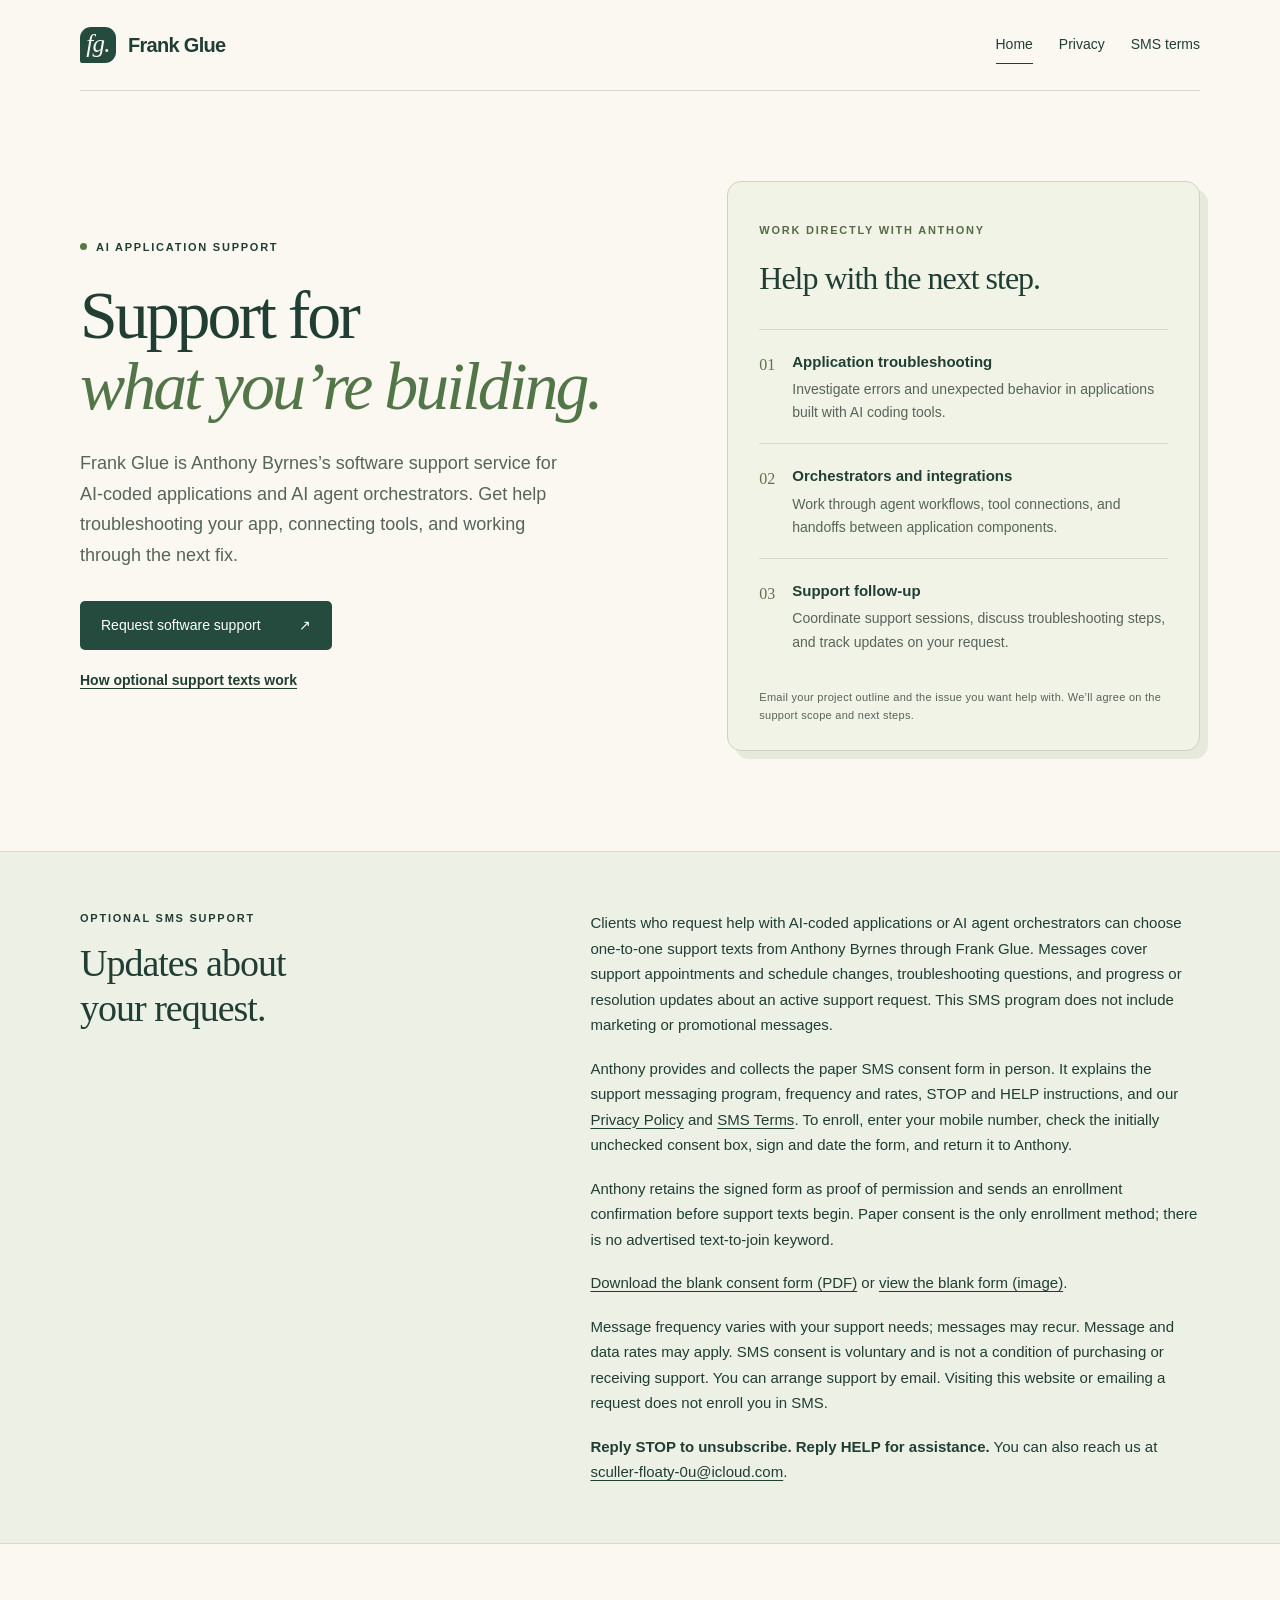
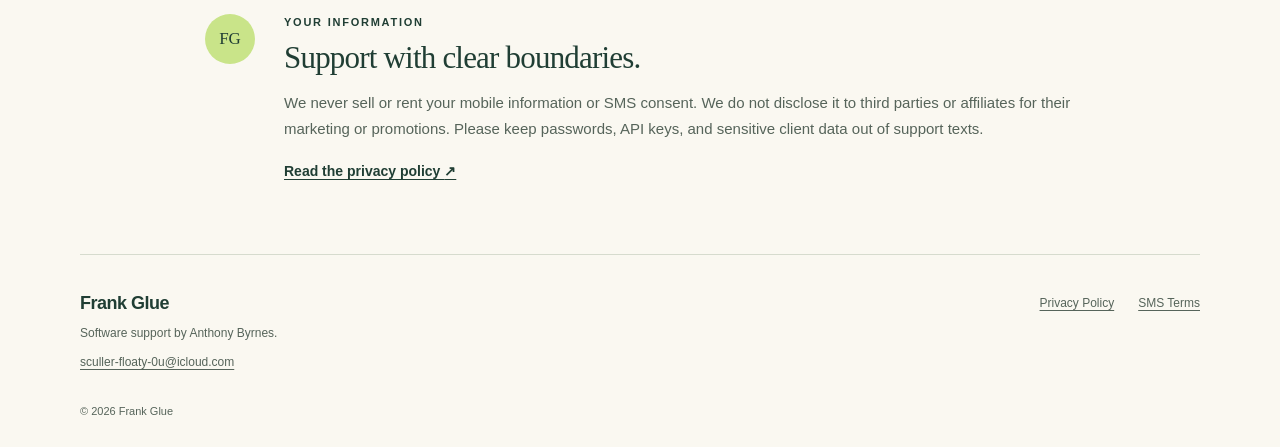
<file: index.html>
<!doctype html>
<html lang="en">
<head>
  <meta charset="utf-8">
  <meta name="viewport" content="width=device-width, initial-scale=1">
  <meta name="description" content="Frank Glue provides software support for AI-coded applications and AI agent orchestrators. Work with Anthony Byrnes on troubleshooting, integrations, and support follow-up.">
  <meta name="theme-color" content="#244b3e">
  <title>Frank Glue — Support for AI-coded applications</title>
  <link rel="stylesheet" href="./styles.css">
</head>
<body>
  <a class="skip-link" href="#main">Skip to content</a>
  <header class="site-header wrap">
    <a class="brand" href="./" aria-label="Frank Glue home"><span class="brand-mark" aria-hidden="true">fg.</span>Frank Glue</a>
    <nav aria-label="Main navigation"><a href="./" aria-current="page">Home</a><a href="./privacy/">Privacy</a><a href="./terms/">SMS terms</a></nav>
  </header>

  <main id="main">
    <section class="hero wrap" aria-labelledby="intro">
      <div class="hero-copy">
        <p class="eyebrow"><span class="status-dot" aria-hidden="true"></span> AI application support</p>
        <h1 id="intro">Support for<br><em>what you’re building.</em></h1>
        <p class="lede">Frank Glue is Anthony Byrnes’s software support service for AI-coded applications and AI agent orchestrators. Get help troubleshooting your app, connecting tools, and working through the next fix.</p>
        <a class="button" href="mailto:sculler-floaty-0u@icloud.com">Request software support <span aria-hidden="true">↗</span></a>
        <p><a class="text-link" href="#how-it-works">How optional support texts work</a></p>
      </div>
      <aside class="agreement" aria-labelledby="agreement-title">
        <span class="card-label">Work directly with Anthony</span>
        <h2 id="agreement-title">Help with the next step.</h2>
        <ol class="agreement-list">
          <li><span class="step">01</span><div><h3>Application troubleshooting</h3><p>Investigate errors and unexpected behavior in applications built with AI coding tools.</p></div></li>
          <li><span class="step">02</span><div><h3>Orchestrators and integrations</h3><p>Work through agent workflows, tool connections, and handoffs between application components.</p></div></li>
          <li><span class="step">03</span><div><h3>Support follow-up</h3><p>Coordinate support sessions, discuss troubleshooting steps, and track updates on your request.</p></div></li>
        </ol>
        <p class="card-foot">Email your project outline and the issue you want help with. We’ll agree on the support scope and next steps.</p>
      </aside>
    </section>
    <section id="how-it-works" class="details-band">
      <div class="wrap details-grid">
        <div><p class="eyebrow">Optional SMS support</p><h2>Updates about<br>your request.</h2></div>
        <div class="details-copy">
          <p>Clients who request help with AI-coded applications or AI agent orchestrators can choose one-to-one support texts from Anthony Byrnes through Frank Glue. Messages cover support appointments and schedule changes, troubleshooting questions, and progress or resolution updates about an active support request. This SMS program does not include marketing or promotional messages.</p>
          <p>Anthony provides and collects the paper SMS consent form in person. It explains the support messaging program, frequency and rates, STOP and HELP instructions, and our <a href="privacy/">Privacy Policy</a> and <a href="terms/">SMS Terms</a>. To enroll, enter your mobile number, check the initially unchecked consent box, sign and date the form, and return it to Anthony.</p>
          <p>Anthony retains the signed form as proof of permission and sends an enrollment confirmation before support texts begin. Paper consent is the only enrollment method; there is no advertised text-to-join keyword.</p>
          <p><a href="consent/frank-glue-sms-consent.pdf">Download the blank consent form (PDF)</a> or <a href="consent/frank-glue-sms-consent.png">view the blank form (image)</a>.</p>
          <p>Message frequency varies with your support needs; messages may recur. Message and data rates may apply. SMS consent is voluntary and is not a condition of purchasing or receiving support. You can arrange support by email. Visiting this website or emailing a request does not enroll you in SMS.</p>
          <p><strong>Reply STOP to unsubscribe. Reply HELP for assistance.</strong> You can also reach us at <a href="mailto:sculler-floaty-0u@icloud.com">sculler-floaty-0u@icloud.com</a>.</p>
        </div>
      </div>
    </section>
    <section class="wrap privacy-note" aria-labelledby="privacy-promise">
      <div class="privacy-icon" aria-hidden="true">FG</div>
      <div><p class="eyebrow">Your information</p><h2 id="privacy-promise">Support with clear boundaries.</h2><p>We never sell or rent your mobile information or SMS consent. We do not disclose it to third parties or affiliates for their marketing or promotions. Please keep passwords, API keys, and sensitive client data out of support texts.</p><a class="text-link" href="privacy/">Read the privacy policy <span aria-hidden="true">↗</span></a></div>
    </section>
  </main>
  <footer class="site-footer wrap">
    <div><a class="footer-brand" href="./">Frank Glue</a><p>Software support by Anthony Byrnes.</p><a href="mailto:sculler-floaty-0u@icloud.com">sculler-floaty-0u@icloud.com</a></div>
    <nav aria-label="Footer navigation"><a href="./privacy/">Privacy Policy</a><a href="./terms/">SMS Terms</a></nav>
    <p class="copyright">© 2026 Frank Glue</p>
  </footer>
</body>
</html>
</file>
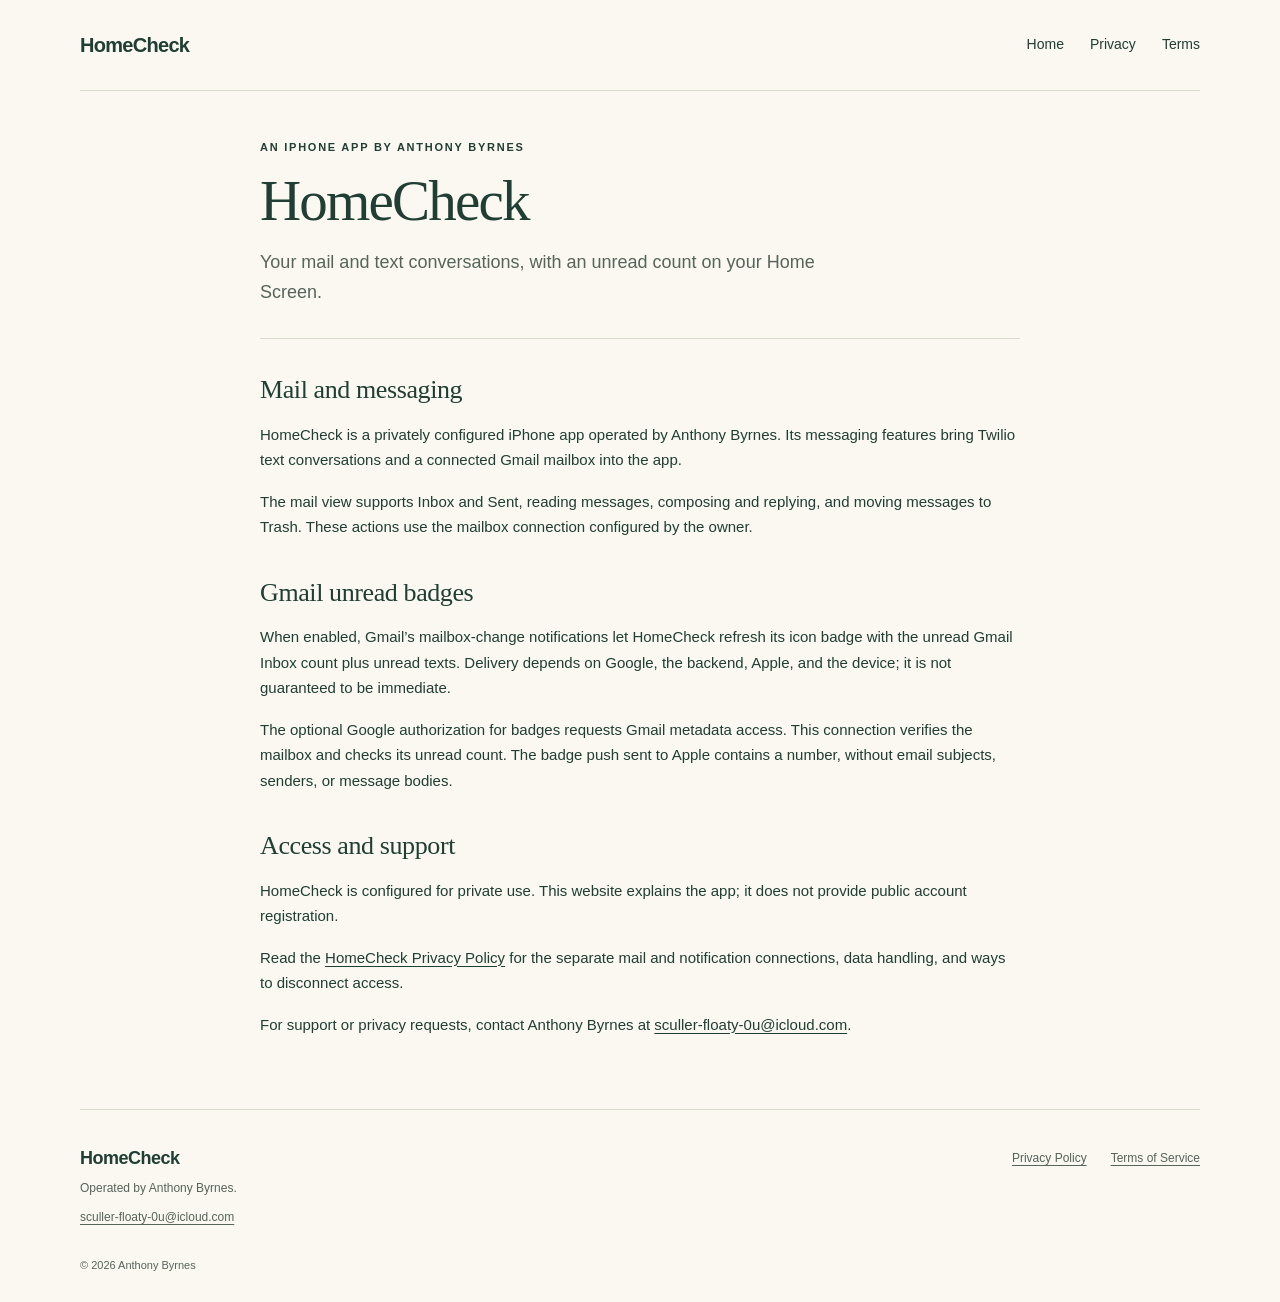
<file: homecheck/index.html>
<!doctype html>
<html lang="en">
<head>
  <meta charset="utf-8">
  <meta name="viewport" content="width=device-width, initial-scale=1">
  <meta name="description" content="HomeCheck is Anthony Byrnes’s privately configured iPhone app for text conversations, Gmail, and unread badges.">
  <title>HomeCheck — Private mail and messaging</title>
  <link rel="stylesheet" href="../styles.css">
  <style>main.wrap { max-width: 760px; padding-block: 48px 72px; }</style>
</head>
<body>
  <a class="skip-link" href="#main">Skip to content</a>
  <header class="site-header wrap">
    <a class="brand" href="./">HomeCheck</a>
    <nav aria-label="Main navigation"><a href="./">Home</a><a href="./privacy/">Privacy</a><a href="./terms/">Terms</a></nav>
  </header>
  <main id="main" class="wrap"><article class="policy">
<header class="policy-heading"><p class="eyebrow">An iPhone app by Anthony Byrnes</p><h1>HomeCheck</h1><p class="lede">Your mail and text conversations, with an unread count on your Home Screen.</p></header>
<section><h2>Mail and messaging</h2><p>HomeCheck is a privately configured iPhone app operated by Anthony Byrnes. Its messaging features bring Twilio text conversations and a connected Gmail mailbox into the app.</p><p>The mail view supports Inbox and Sent, reading messages, composing and replying, and moving messages to Trash. These actions use the mailbox connection configured by the owner.</p></section>
<section><h2>Gmail unread badges</h2><p>When enabled, Gmail’s mailbox-change notifications let HomeCheck refresh its icon badge with the unread Gmail Inbox count plus unread texts. Delivery depends on Google, the backend, Apple, and the device; it is not guaranteed to be immediate.</p><p>The optional Google authorization for badges requests Gmail metadata access. This connection verifies the mailbox and checks its unread count. The badge push sent to Apple contains a number, without email subjects, senders, or message bodies.</p></section>
<section><h2>Access and support</h2><p>HomeCheck is configured for private use. This website explains the app; it does not provide public account registration.</p><p>Read the <a href="privacy/">HomeCheck Privacy Policy</a> for the separate mail and notification connections, data handling, and ways to disconnect access.</p><p>For support or privacy requests, contact Anthony Byrnes at <a href="mailto:sculler-floaty-0u@icloud.com">sculler-floaty-0u@icloud.com</a>.</p></section>
</article></main>
  <footer class="site-footer wrap">
    <div><a class="footer-brand" href="./">HomeCheck</a><p>Operated by Anthony Byrnes.</p><a href="mailto:sculler-floaty-0u@icloud.com">sculler-floaty-0u@icloud.com</a></div>
    <nav aria-label="Footer navigation"><a href="./privacy/">Privacy Policy</a><a href="./terms/">Terms of Service</a></nav>
    <p class="copyright">© 2026 Anthony Byrnes</p>
  </footer>
</body>
</html>
</file>
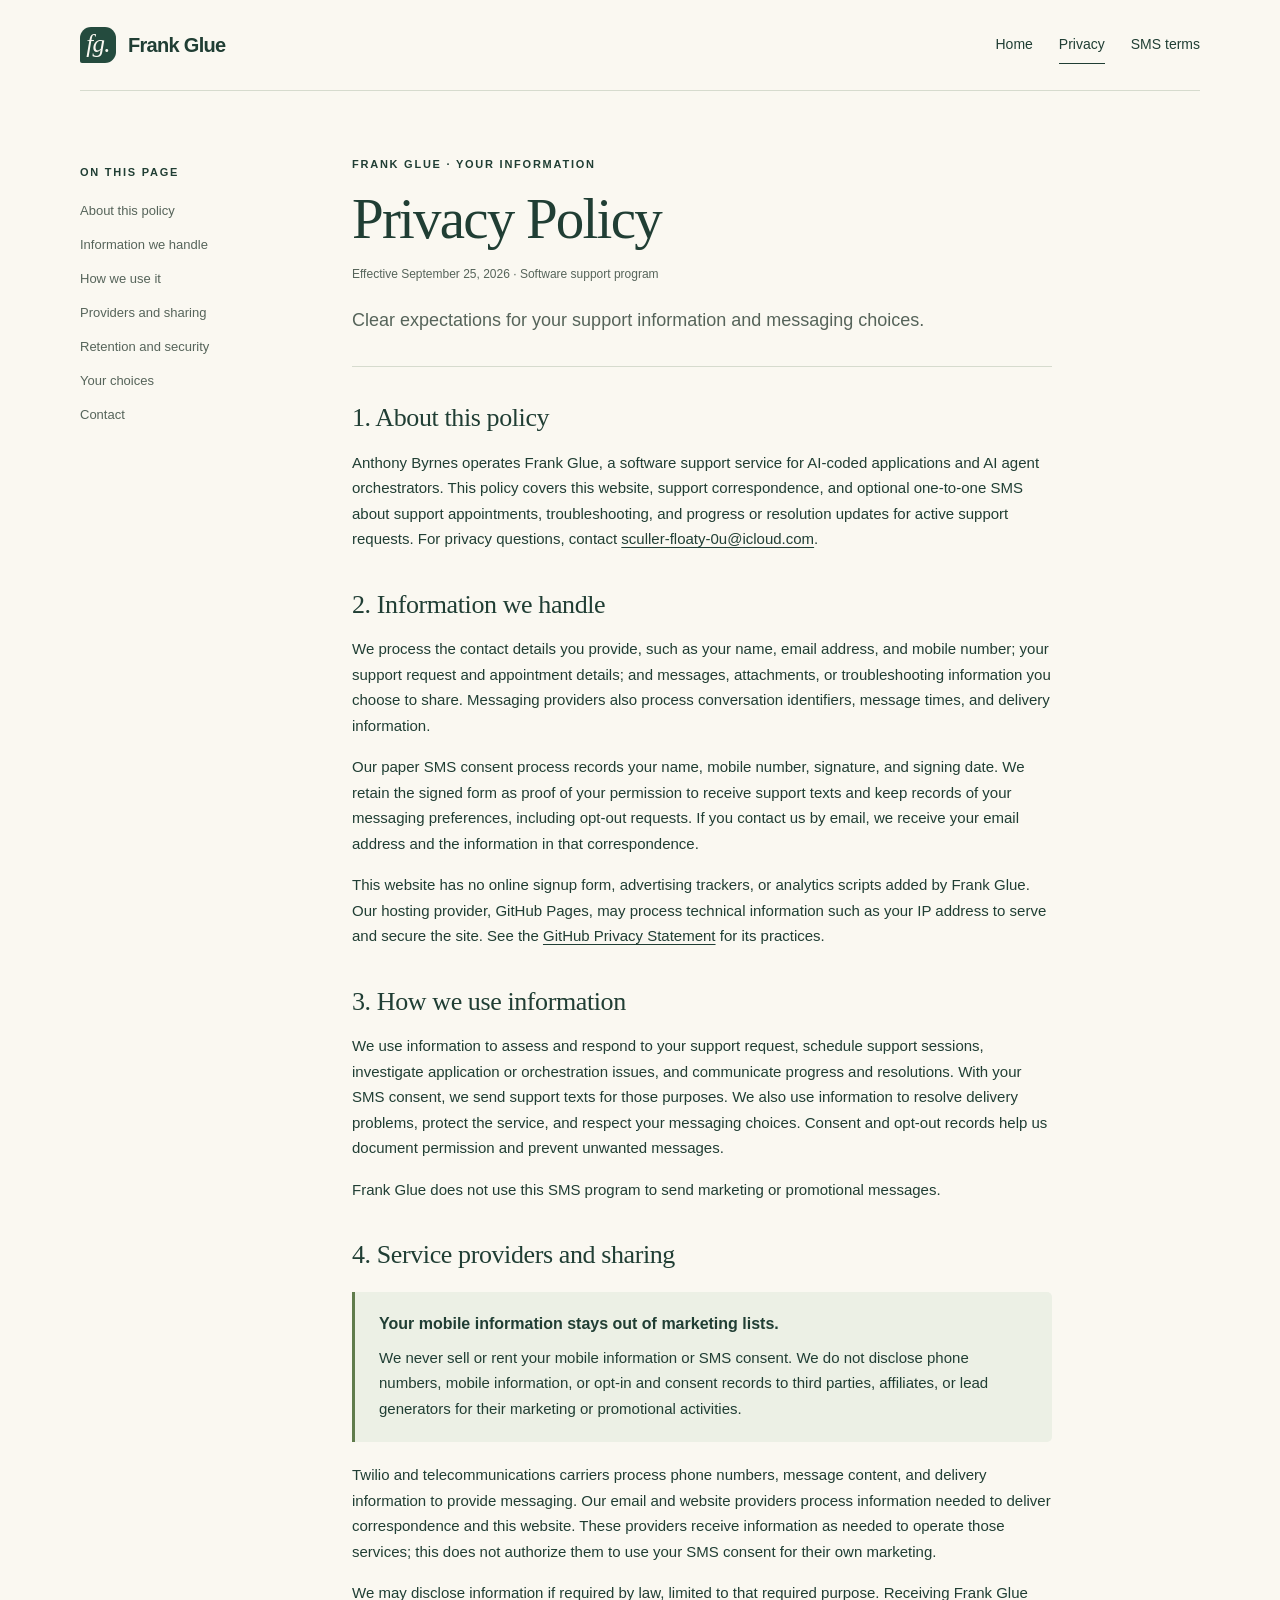
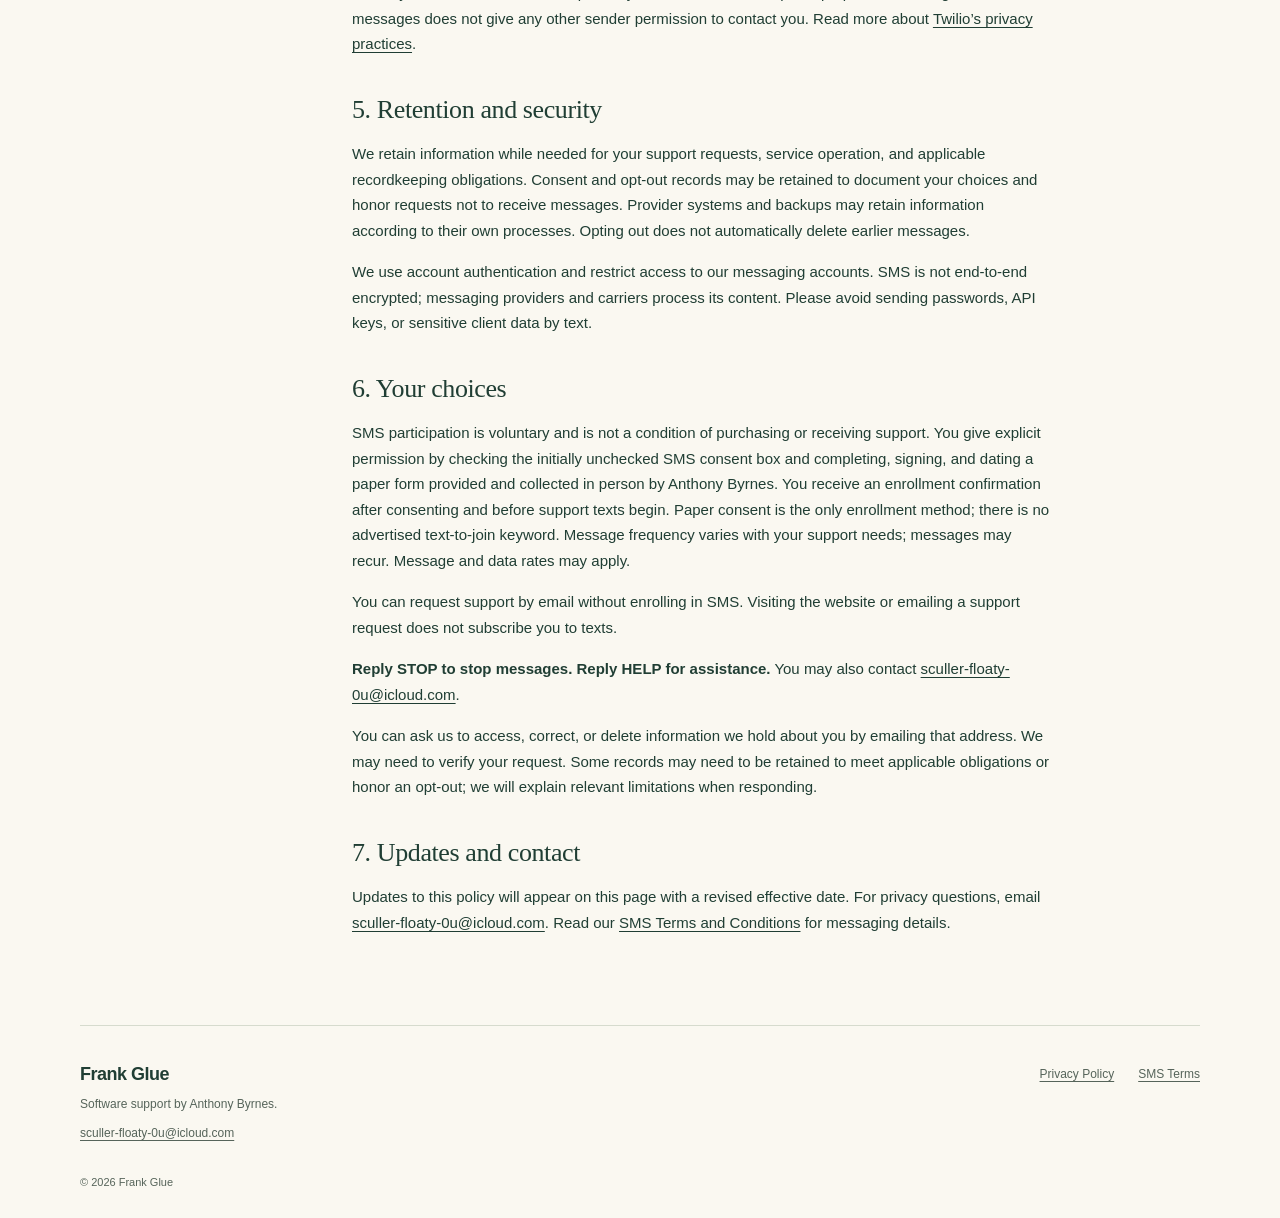
<file: privacy/index.html>
<!doctype html>
<html lang="en">
<head>
  <meta charset="utf-8">
  <meta name="viewport" content="width=device-width, initial-scale=1">
  <meta name="description" content="How Frank Glue handles personal information, SMS consent, message data, and your privacy choices.">
  <meta name="theme-color" content="#244b3e">
  <title>Privacy Policy — Frank Glue</title>
  <link rel="stylesheet" href="../styles.css">
</head>
<body>
  <a class="skip-link" href="#main">Skip to content</a>
  <header class="site-header wrap">
    <a class="brand" href="../" aria-label="Frank Glue home"><span class="brand-mark" aria-hidden="true">fg.</span>Frank Glue</a>
    <nav aria-label="Main navigation"><a href="../">Home</a><a href="../privacy/" aria-current="page">Privacy</a><a href="../terms/">SMS terms</a></nav>
  </header>

  <main id="main" class="wrap policy-layout">
    <aside class="policy-nav" aria-label="On this page"><p class="eyebrow">On this page</p><a href="#about">About this policy</a><a href="#information">Information we handle</a><a href="#use">How we use it</a><a href="#sharing">Providers and sharing</a><a href="#retention">Retention and security</a><a href="#choices">Your choices</a><a href="#contact">Contact</a></aside>
    <article class="policy">
      <header class="policy-heading"><p class="eyebrow">Frank Glue · Your information</p><h1>Privacy Policy</h1><p class="effective">Effective September 25, 2026 · Software support program</p><p class="lede">Clear expectations for your support information and messaging choices.</p></header>
      <section id="about"><h2>1. About this policy</h2><p>Anthony Byrnes operates Frank Glue, a software support service for AI-coded applications and AI agent orchestrators. This policy covers this website, support correspondence, and optional one-to-one SMS about support appointments, troubleshooting, and progress or resolution updates for active support requests. For privacy questions, contact <a href="mailto:sculler-floaty-0u@icloud.com">sculler-floaty-0u@icloud.com</a>.</p></section>
      <section id="information"><h2>2. Information we handle</h2><p>We process the contact details you provide, such as your name, email address, and mobile number; your support request and appointment details; and messages, attachments, or troubleshooting information you choose to share. Messaging providers also process conversation identifiers, message times, and delivery information.</p><p>Our paper SMS consent process records your name, mobile number, signature, and signing date. We retain the signed form as proof of your permission to receive support texts and keep records of your messaging preferences, including opt-out requests. If you contact us by email, we receive your email address and the information in that correspondence.</p><p>This website has no online signup form, advertising trackers, or analytics scripts added by Frank Glue. Our hosting provider, GitHub Pages, may process technical information such as your IP address to serve and secure the site. See the <a href="https://docs.github.com/en/site-policy/privacy-policies/github-general-privacy-statement">GitHub Privacy Statement</a> for its practices.</p></section>
      <section id="use"><h2>3. How we use information</h2><p>We use information to assess and respond to your support request, schedule support sessions, investigate application or orchestration issues, and communicate progress and resolutions. With your SMS consent, we send support texts for those purposes. We also use information to resolve delivery problems, protect the service, and respect your messaging choices. Consent and opt-out records help us document permission and prevent unwanted messages.</p><p>Frank Glue does not use this SMS program to send marketing or promotional messages.</p></section>
      <section id="sharing"><h2>4. Service providers and sharing</h2><div class="callout"><h3>Your mobile information stays out of marketing lists.</h3><p>We never sell or rent your mobile information or SMS consent. We do not disclose phone numbers, mobile information, or opt-in and consent records to third parties, affiliates, or lead generators for their marketing or promotional activities.</p></div><p>Twilio and telecommunications carriers process phone numbers, message content, and delivery information to provide messaging. Our email and website providers process information needed to deliver correspondence and this website. These providers receive information as needed to operate those services; this does not authorize them to use your SMS consent for their own marketing.</p><p>We may disclose information if required by law, limited to that required purpose. Receiving Frank Glue messages does not give any other sender permission to contact you. Read more about <a href="https://www.twilio.com/en-us/legal/privacy">Twilio’s privacy practices</a>.</p></section>
      <section id="retention"><h2>5. Retention and security</h2><p>We retain information while needed for your support requests, service operation, and applicable recordkeeping obligations. Consent and opt-out records may be retained to document your choices and honor requests not to receive messages. Provider systems and backups may retain information according to their own processes. Opting out does not automatically delete earlier messages.</p><p>We use account authentication and restrict access to our messaging accounts. SMS is not end-to-end encrypted; messaging providers and carriers process its content. Please avoid sending passwords, API keys, or sensitive client data by text.</p></section>
      <section id="choices"><h2>6. Your choices</h2><p>SMS participation is voluntary and is not a condition of purchasing or receiving support. You give explicit permission by checking the initially unchecked SMS consent box and completing, signing, and dating a paper form provided and collected in person by Anthony Byrnes. You receive an enrollment confirmation after consenting and before support texts begin. Paper consent is the only enrollment method; there is no advertised text-to-join keyword. Message frequency varies with your support needs; messages may recur. Message and data rates may apply.</p><p>You can request support by email without enrolling in SMS. Visiting the website or emailing a support request does not subscribe you to texts.</p><p><strong>Reply STOP to stop messages. Reply HELP for assistance.</strong> You may also contact <a href="mailto:sculler-floaty-0u@icloud.com">sculler-floaty-0u@icloud.com</a>.</p><p>You can ask us to access, correct, or delete information we hold about you by emailing that address. We may need to verify your request. Some records may need to be retained to meet applicable obligations or honor an opt-out; we will explain relevant limitations when responding.</p></section>
      <section id="contact"><h2>7. Updates and contact</h2><p>Updates to this policy will appear on this page with a revised effective date. For privacy questions, email <a href="mailto:sculler-floaty-0u@icloud.com">sculler-floaty-0u@icloud.com</a>. Read our <a href="../terms/">SMS Terms and Conditions</a> for messaging details.</p></section>
    </article>
  </main>
  <footer class="site-footer wrap">
    <div><a class="footer-brand" href="../">Frank Glue</a><p>Software support by Anthony Byrnes.</p><a href="mailto:sculler-floaty-0u@icloud.com">sculler-floaty-0u@icloud.com</a></div>
    <nav aria-label="Footer navigation"><a href="../privacy/">Privacy Policy</a><a href="../terms/">SMS Terms</a></nav>
    <p class="copyright">© 2026 Frank Glue</p>
  </footer>
</body>
</html>
</file>
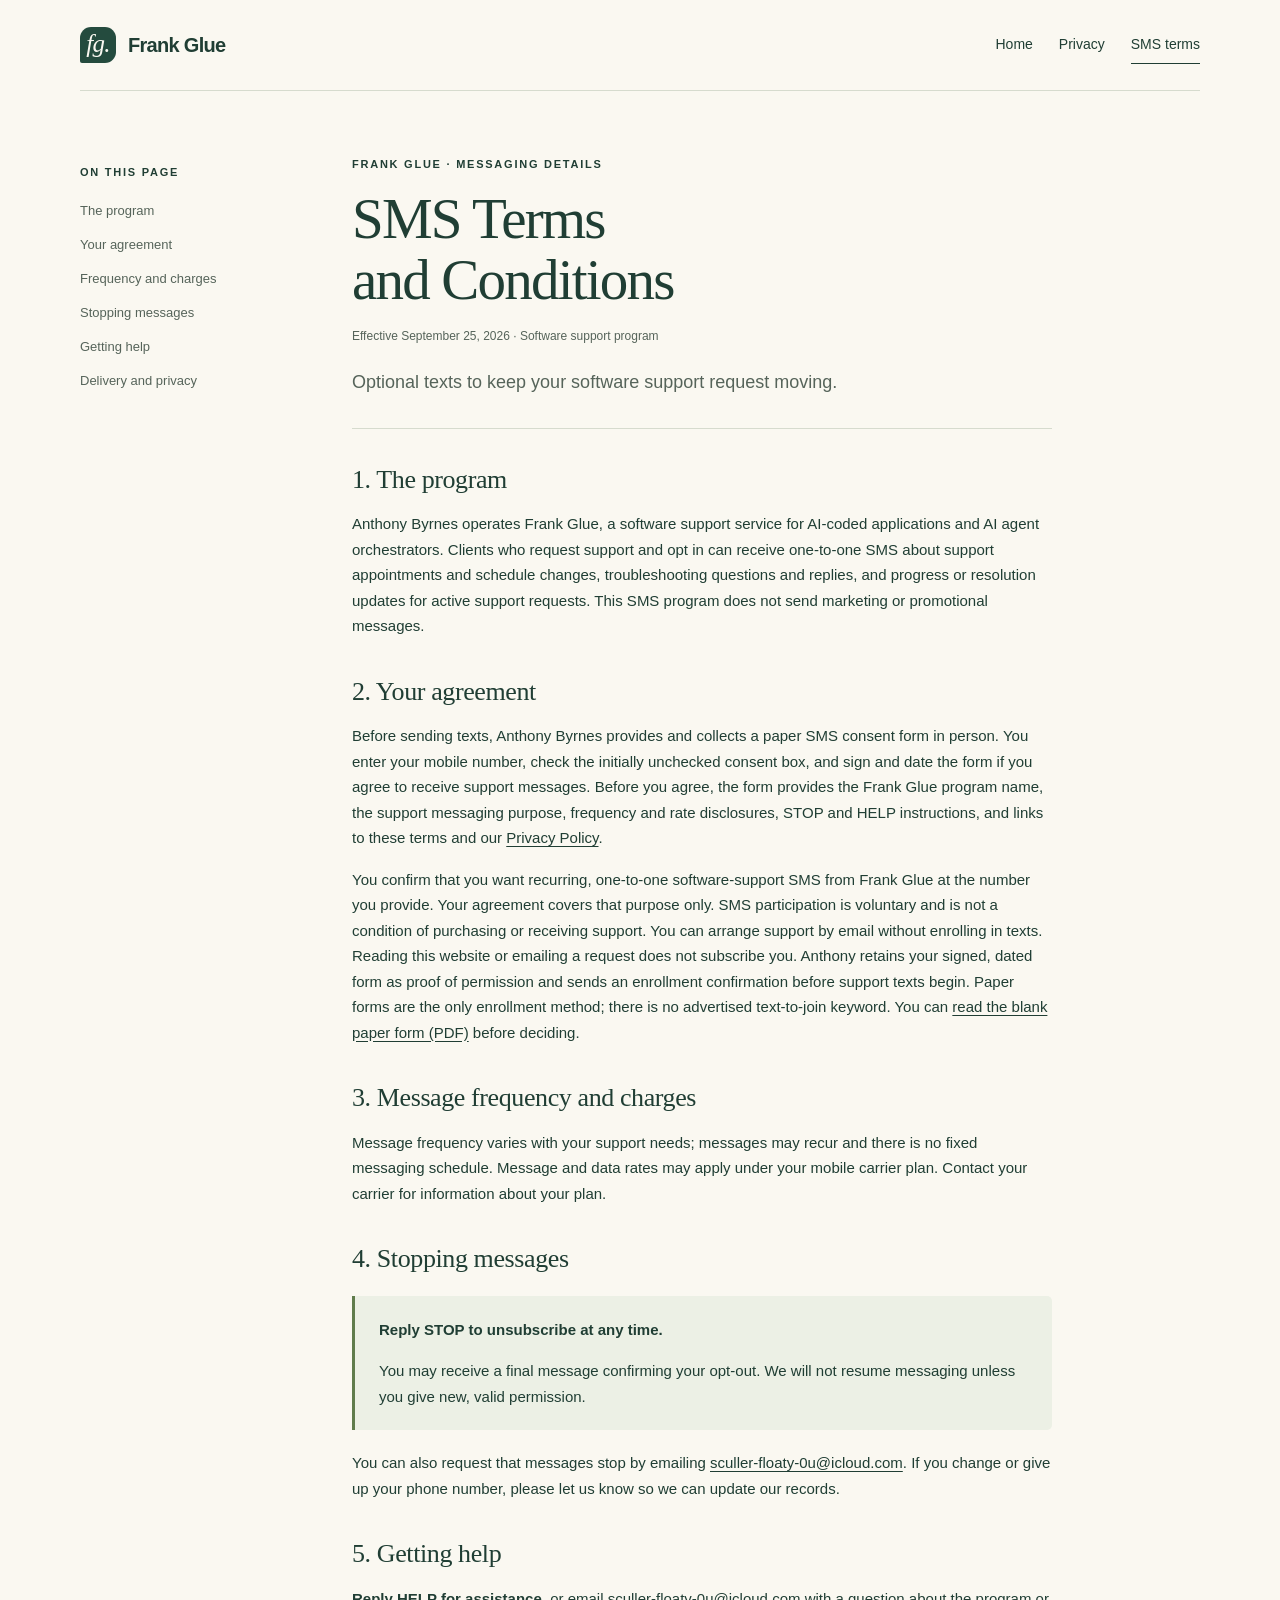
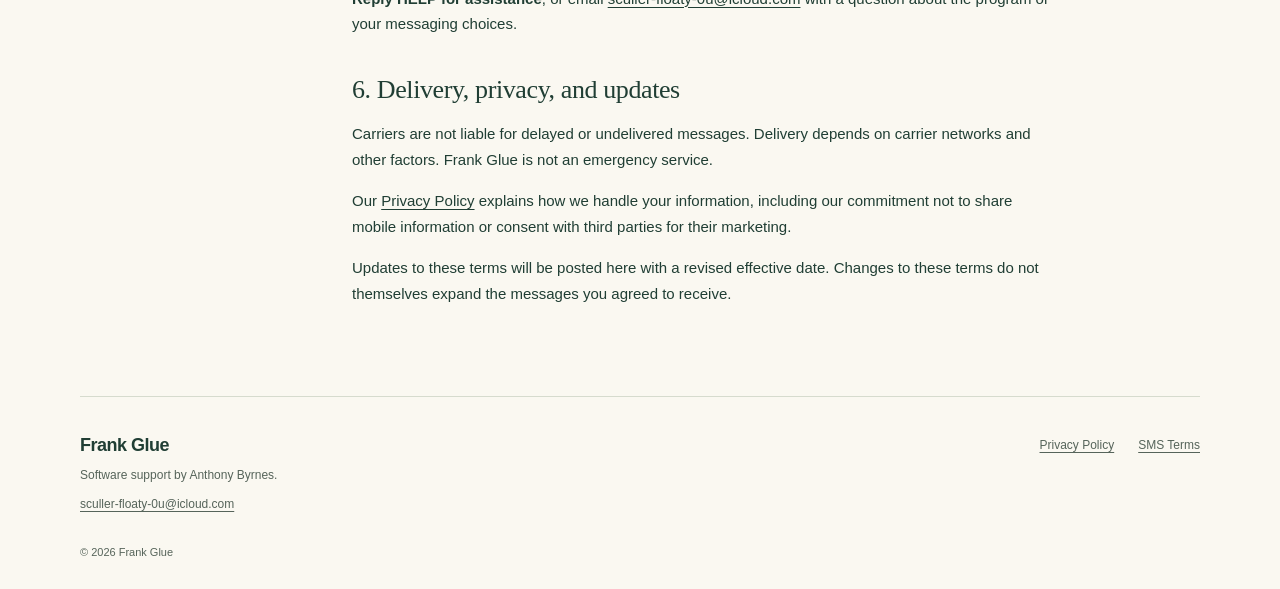
<file: terms/index.html>
<!doctype html>
<html lang="en">
<head>
  <meta charset="utf-8">
  <meta name="viewport" content="width=device-width, initial-scale=1">
  <meta name="description" content="Terms for optional Frank Glue software-support SMS: paper consent, message frequency, rates, opt-out instructions, and help.">
  <meta name="theme-color" content="#244b3e">
  <title>SMS Terms and Conditions — Frank Glue</title>
  <link rel="stylesheet" href="../styles.css">
</head>
<body>
  <a class="skip-link" href="#main">Skip to content</a>
  <header class="site-header wrap">
    <a class="brand" href="../" aria-label="Frank Glue home"><span class="brand-mark" aria-hidden="true">fg.</span>Frank Glue</a>
    <nav aria-label="Main navigation"><a href="../">Home</a><a href="../privacy/">Privacy</a><a href="../terms/" aria-current="page">SMS terms</a></nav>
  </header>

  <main id="main" class="wrap policy-layout">
    <aside class="policy-nav" aria-label="On this page"><p class="eyebrow">On this page</p><a href="#program">The program</a><a href="#consent">Your agreement</a><a href="#frequency">Frequency and charges</a><a href="#stop">Stopping messages</a><a href="#help">Getting help</a><a href="#delivery">Delivery and privacy</a></aside>
    <article class="policy">
      <header class="policy-heading"><p class="eyebrow">Frank Glue · Messaging details</p><h1>SMS Terms<br>and Conditions</h1><p class="effective">Effective September 25, 2026 · Software support program</p><p class="lede">Optional texts to keep your software support request moving.</p></header>
      <section id="program"><h2>1. The program</h2><p>Anthony Byrnes operates Frank Glue, a software support service for AI-coded applications and AI agent orchestrators. Clients who request support and opt in can receive one-to-one SMS about support appointments and schedule changes, troubleshooting questions and replies, and progress or resolution updates for active support requests. This SMS program does not send marketing or promotional messages.</p></section>
      <section id="consent"><h2>2. Your agreement</h2><p>Before sending texts, Anthony Byrnes provides and collects a paper SMS consent form in person. You enter your mobile number, check the initially unchecked consent box, and sign and date the form if you agree to receive support messages. Before you agree, the form provides the Frank Glue program name, the support messaging purpose, frequency and rate disclosures, STOP and HELP instructions, and links to these terms and our <a href="../privacy/">Privacy Policy</a>.</p><p>You confirm that you want recurring, one-to-one software-support SMS from Frank Glue at the number you provide. Your agreement covers that purpose only. SMS participation is voluntary and is not a condition of purchasing or receiving support. You can arrange support by email without enrolling in texts. Reading this website or emailing a request does not subscribe you. Anthony retains your signed, dated form as proof of permission and sends an enrollment confirmation before support texts begin. Paper forms are the only enrollment method; there is no advertised text-to-join keyword. You can <a href="../consent/frank-glue-sms-consent.pdf">read the blank paper form (PDF)</a> before deciding.</p></section>
      <section id="frequency"><h2>3. Message frequency and charges</h2><p>Message frequency varies with your support needs; messages may recur and there is no fixed messaging schedule. Message and data rates may apply under your mobile carrier plan. Contact your carrier for information about your plan.</p></section>
      <section id="stop"><h2>4. Stopping messages</h2><div class="callout"><p><strong>Reply STOP to unsubscribe at any time.</strong></p><p>You may receive a final message confirming your opt-out. We will not resume messaging unless you give new, valid permission.</p></div><p>You can also request that messages stop by emailing <a href="mailto:sculler-floaty-0u@icloud.com">sculler-floaty-0u@icloud.com</a>. If you change or give up your phone number, please let us know so we can update our records.</p></section>
      <section id="help"><h2>5. Getting help</h2><p><strong>Reply HELP for assistance</strong>, or email <a href="mailto:sculler-floaty-0u@icloud.com">sculler-floaty-0u@icloud.com</a> with a question about the program or your messaging choices.</p></section>
      <section id="delivery"><h2>6. Delivery, privacy, and updates</h2><p>Carriers are not liable for delayed or undelivered messages. Delivery depends on carrier networks and other factors. Frank Glue is not an emergency service.</p><p>Our <a href="../privacy/">Privacy Policy</a> explains how we handle your information, including our commitment not to share mobile information or consent with third parties for their marketing.</p><p>Updates to these terms will be posted here with a revised effective date. Changes to these terms do not themselves expand the messages you agreed to receive.</p></section>
    </article>
  </main>
  <footer class="site-footer wrap">
    <div><a class="footer-brand" href="../">Frank Glue</a><p>Software support by Anthony Byrnes.</p><a href="mailto:sculler-floaty-0u@icloud.com">sculler-floaty-0u@icloud.com</a></div>
    <nav aria-label="Footer navigation"><a href="../privacy/">Privacy Policy</a><a href="../terms/">SMS Terms</a></nav>
    <p class="copyright">© 2026 Frank Glue</p>
  </footer>
</body>
</html>
</file>
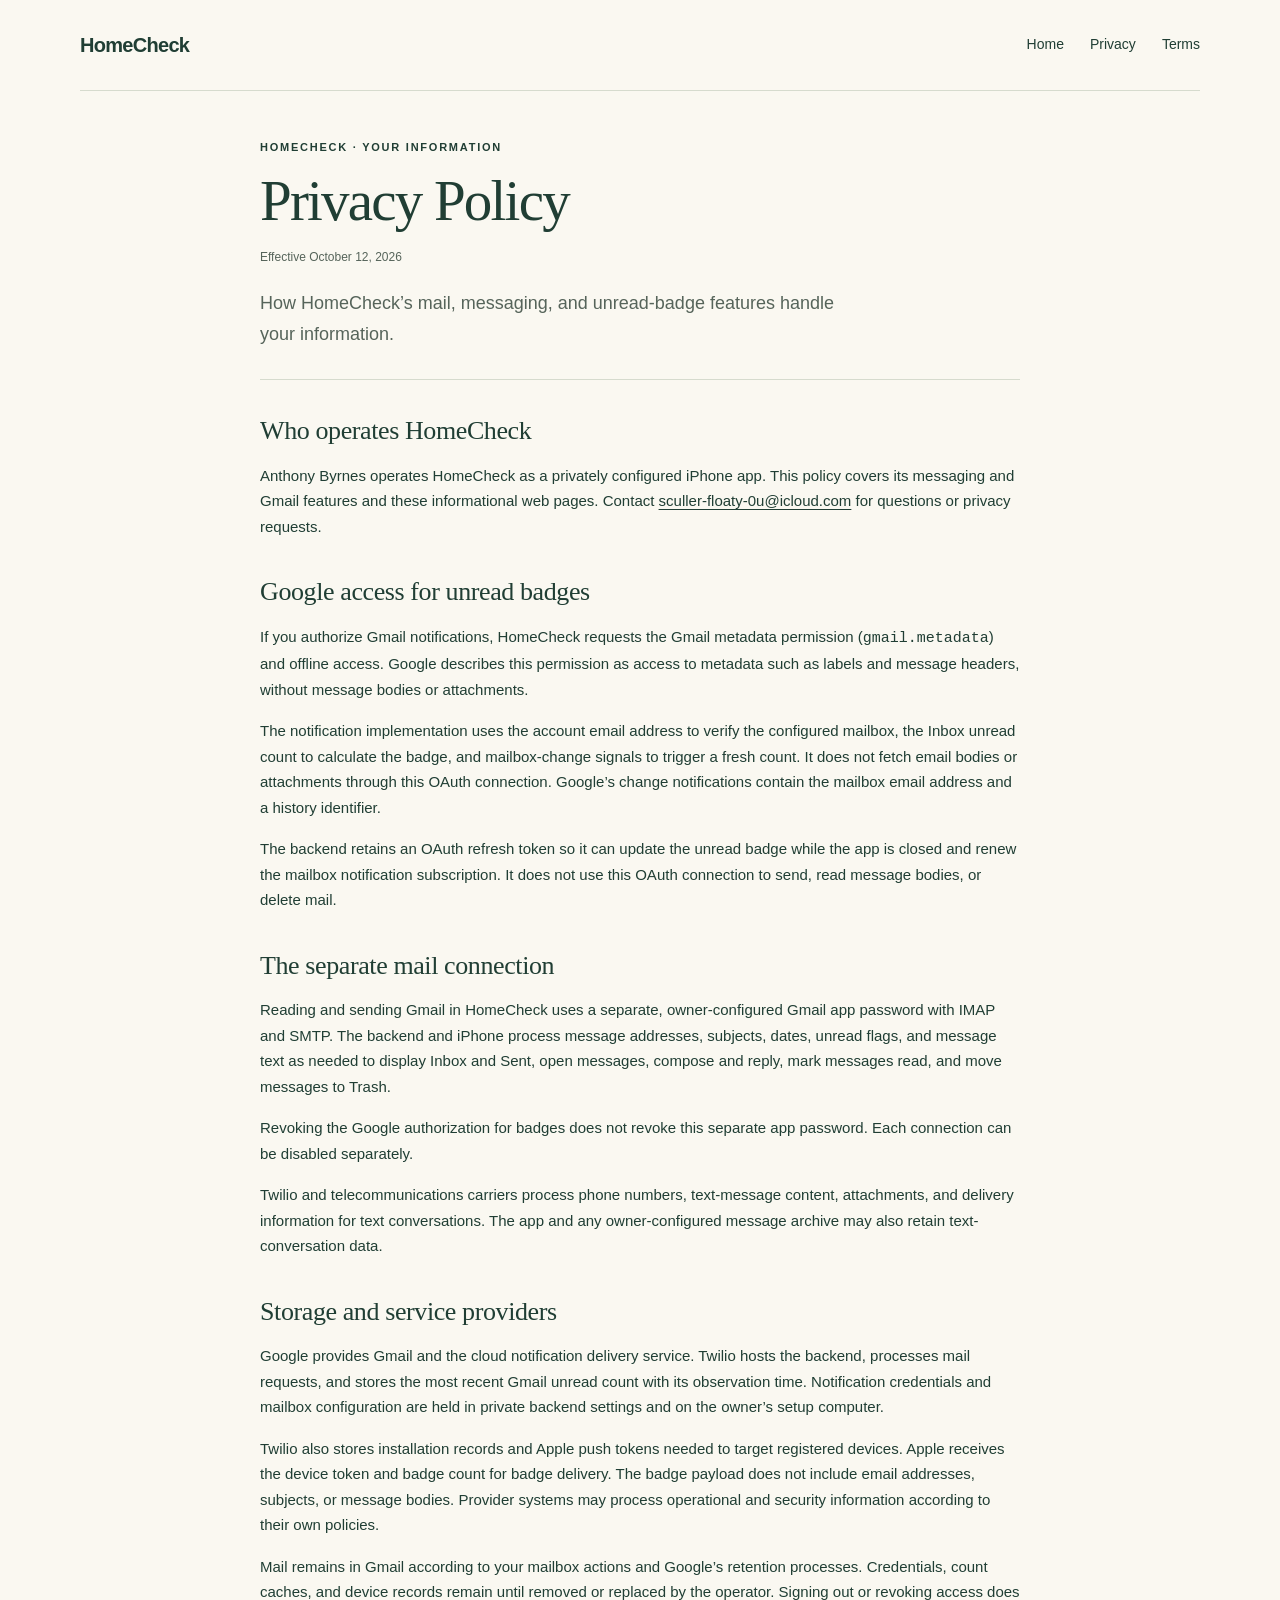
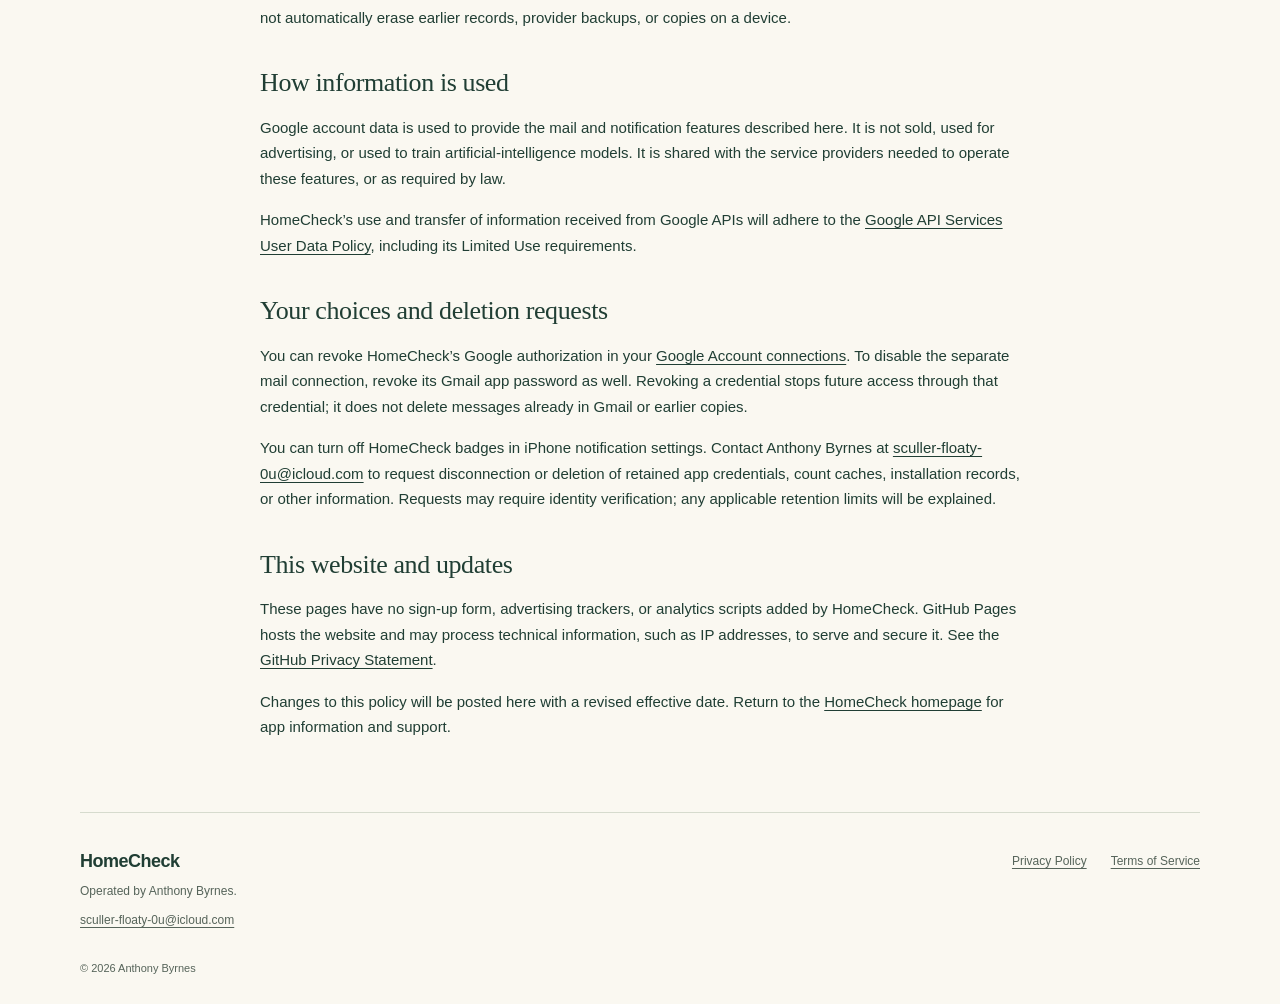
<file: homecheck/privacy/index.html>
<!doctype html>
<html lang="en">
<head>
  <meta charset="utf-8">
  <meta name="viewport" content="width=device-width, initial-scale=1">
  <meta name="description" content="How HomeCheck handles Gmail access, mail, unread badges, credentials, and privacy choices.">
  <title>Privacy Policy — HomeCheck</title>
  <link rel="stylesheet" href="../../styles.css">
  <style>main.wrap { max-width: 760px; padding-block: 48px 72px; }</style>
</head>
<body>
  <a class="skip-link" href="#main">Skip to content</a>
  <header class="site-header wrap">
    <a class="brand" href="../">HomeCheck</a>
    <nav aria-label="Main navigation"><a href="../">Home</a><a href="../privacy/">Privacy</a><a href="../terms/">Terms</a></nav>
  </header>
  <main id="main" class="wrap"><article class="policy">
<header class="policy-heading"><p class="eyebrow">HomeCheck · Your information</p><h1>Privacy Policy</h1><p class="effective">Effective October 12, 2026</p><p class="lede">How HomeCheck’s mail, messaging, and unread-badge features handle your information.</p></header>
<section><h2>Who operates HomeCheck</h2><p>Anthony Byrnes operates HomeCheck as a privately configured iPhone app. This policy covers its messaging and Gmail features and these informational web pages. Contact <a href="mailto:sculler-floaty-0u@icloud.com">sculler-floaty-0u@icloud.com</a> for questions or privacy requests.</p></section>
<section><h2>Google access for unread badges</h2><p>If you authorize Gmail notifications, HomeCheck requests the Gmail metadata permission (<code>gmail.metadata</code>) and offline access. Google describes this permission as access to metadata such as labels and message headers, without message bodies or attachments.</p><p>The notification implementation uses the account email address to verify the configured mailbox, the Inbox unread count to calculate the badge, and mailbox-change signals to trigger a fresh count. It does not fetch email bodies or attachments through this OAuth connection. Google’s change notifications contain the mailbox email address and a history identifier.</p><p>The backend retains an OAuth refresh token so it can update the unread badge while the app is closed and renew the mailbox notification subscription. It does not use this OAuth connection to send, read message bodies, or delete mail.</p></section>
<section><h2>The separate mail connection</h2><p>Reading and sending Gmail in HomeCheck uses a separate, owner-configured Gmail app password with IMAP and SMTP. The backend and iPhone process message addresses, subjects, dates, unread flags, and message text as needed to display Inbox and Sent, open messages, compose and reply, mark messages read, and move messages to Trash.</p><p>Revoking the Google authorization for badges does not revoke this separate app password. Each connection can be disabled separately.</p><p>Twilio and telecommunications carriers process phone numbers, text-message content, attachments, and delivery information for text conversations. The app and any owner-configured message archive may also retain text-conversation data.</p></section>
<section><h2>Storage and service providers</h2><p>Google provides Gmail and the cloud notification delivery service. Twilio hosts the backend, processes mail requests, and stores the most recent Gmail unread count with its observation time. Notification credentials and mailbox configuration are held in private backend settings and on the owner’s setup computer.</p><p>Twilio also stores installation records and Apple push tokens needed to target registered devices. Apple receives the device token and badge count for badge delivery. The badge payload does not include email addresses, subjects, or message bodies. Provider systems may process operational and security information according to their own policies.</p><p>Mail remains in Gmail according to your mailbox actions and Google’s retention processes. Credentials, count caches, and device records remain until removed or replaced by the operator. Signing out or revoking access does not automatically erase earlier records, provider backups, or copies on a device.</p></section>
<section><h2>How information is used</h2><p>Google account data is used to provide the mail and notification features described here. It is not sold, used for advertising, or used to train artificial-intelligence models. It is shared with the service providers needed to operate these features, or as required by law.</p><p>HomeCheck’s use and transfer of information received from Google APIs will adhere to the <a href="https://developers.google.com/terms/api-services-user-data-policy">Google API Services User Data Policy</a>, including its Limited Use requirements.</p></section>
<section><h2>Your choices and deletion requests</h2><p>You can revoke HomeCheck’s Google authorization in your <a href="https://myaccount.google.com/connections">Google Account connections</a>. To disable the separate mail connection, revoke its Gmail app password as well. Revoking a credential stops future access through that credential; it does not delete messages already in Gmail or earlier copies.</p><p>You can turn off HomeCheck badges in iPhone notification settings. Contact Anthony Byrnes at <a href="mailto:sculler-floaty-0u@icloud.com">sculler-floaty-0u@icloud.com</a> to request disconnection or deletion of retained app credentials, count caches, installation records, or other information. Requests may require identity verification; any applicable retention limits will be explained.</p></section>
<section><h2>This website and updates</h2><p>These pages have no sign-up form, advertising trackers, or analytics scripts added by HomeCheck. GitHub Pages hosts the website and may process technical information, such as IP addresses, to serve and secure it. See the <a href="https://docs.github.com/en/site-policy/privacy-policies/github-general-privacy-statement">GitHub Privacy Statement</a>.</p><p>Changes to this policy will be posted here with a revised effective date. Return to the <a href="../">HomeCheck homepage</a> for app information and support.</p></section>
</article></main>
  <footer class="site-footer wrap">
    <div><a class="footer-brand" href="../">HomeCheck</a><p>Operated by Anthony Byrnes.</p><a href="mailto:sculler-floaty-0u@icloud.com">sculler-floaty-0u@icloud.com</a></div>
    <nav aria-label="Footer navigation"><a href="../privacy/">Privacy Policy</a><a href="../terms/">Terms of Service</a></nav>
    <p class="copyright">© 2026 Anthony Byrnes</p>
  </footer>
</body>
</html>
</file>
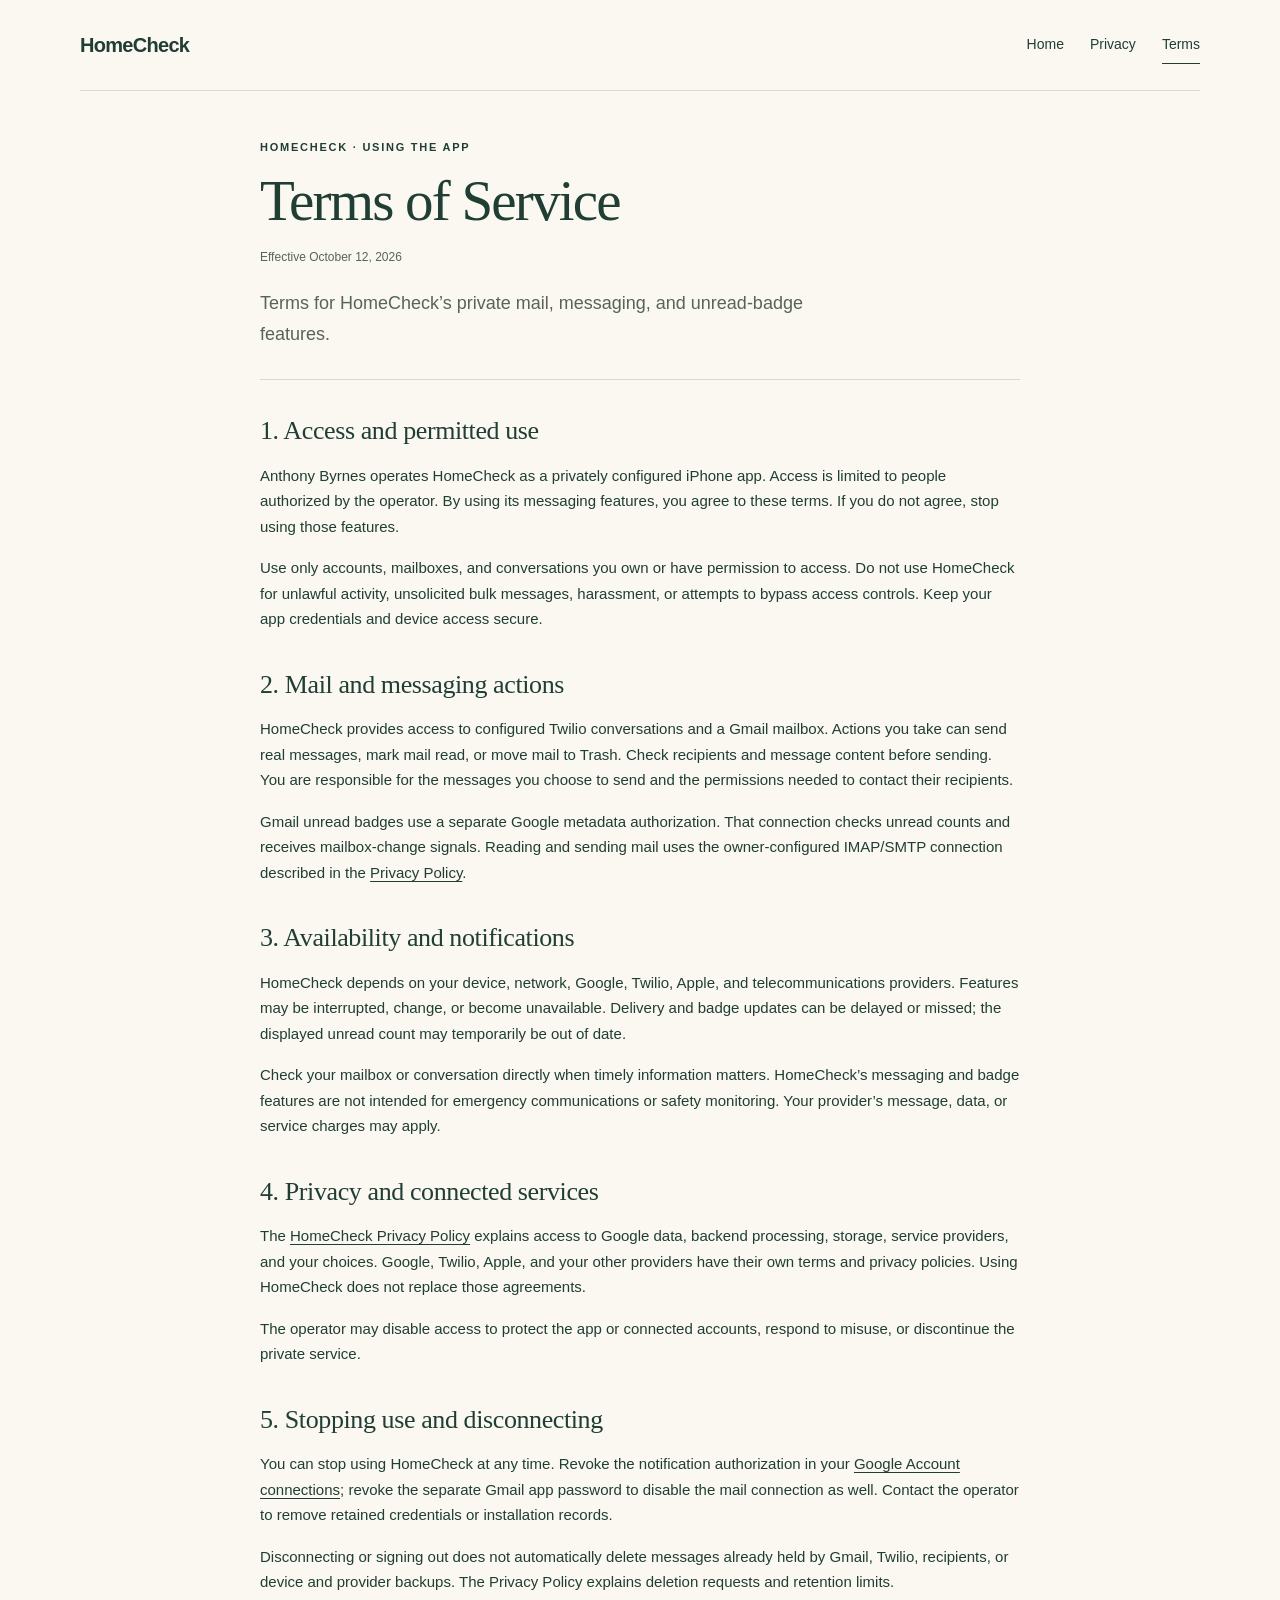
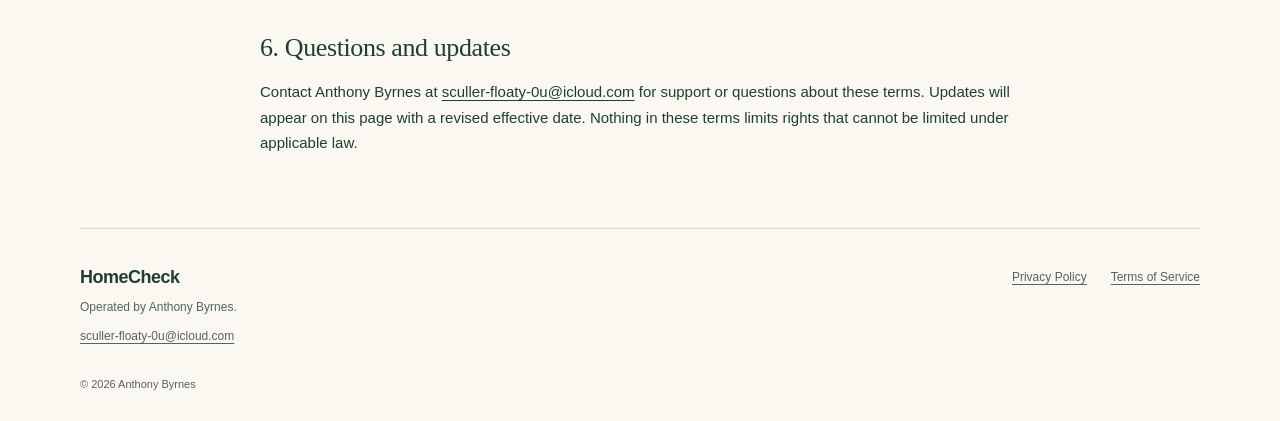
<file: homecheck/terms/index.html>
<!doctype html>
<html lang="en">
<head>
  <meta charset="utf-8">
  <meta name="viewport" content="width=device-width, initial-scale=1">
  <meta name="description" content="Terms for HomeCheck’s private mail, messaging, and unread-badge features.">
  <title>Terms of Service — HomeCheck</title>
  <link rel="stylesheet" href="../../styles.css">
  <style>main.wrap { max-width: 760px; padding-block: 48px 72px; }</style>
</head>
<body>
  <a class="skip-link" href="#main">Skip to content</a>
  <header class="site-header wrap">
    <a class="brand" href="../">HomeCheck</a>
    <nav aria-label="Main navigation"><a href="../">Home</a><a href="../privacy/">Privacy</a><a href="./" aria-current="page">Terms</a></nav>
  </header>
  <main id="main" class="wrap"><article class="policy">
<header class="policy-heading"><p class="eyebrow">HomeCheck · Using the app</p><h1>Terms of Service</h1><p class="effective">Effective October 12, 2026</p><p class="lede">Terms for HomeCheck’s private mail, messaging, and unread-badge features.</p></header>
<section><h2>1. Access and permitted use</h2><p>Anthony Byrnes operates HomeCheck as a privately configured iPhone app. Access is limited to people authorized by the operator. By using its messaging features, you agree to these terms. If you do not agree, stop using those features.</p><p>Use only accounts, mailboxes, and conversations you own or have permission to access. Do not use HomeCheck for unlawful activity, unsolicited bulk messages, harassment, or attempts to bypass access controls. Keep your app credentials and device access secure.</p></section>
<section><h2>2. Mail and messaging actions</h2><p>HomeCheck provides access to configured Twilio conversations and a Gmail mailbox. Actions you take can send real messages, mark mail read, or move mail to Trash. Check recipients and message content before sending. You are responsible for the messages you choose to send and the permissions needed to contact their recipients.</p><p>Gmail unread badges use a separate Google metadata authorization. That connection checks unread counts and receives mailbox-change signals. Reading and sending mail uses the owner-configured IMAP/SMTP connection described in the <a href="../privacy/">Privacy Policy</a>.</p></section>
<section><h2>3. Availability and notifications</h2><p>HomeCheck depends on your device, network, Google, Twilio, Apple, and telecommunications providers. Features may be interrupted, change, or become unavailable. Delivery and badge updates can be delayed or missed; the displayed unread count may temporarily be out of date.</p><p>Check your mailbox or conversation directly when timely information matters. HomeCheck’s messaging and badge features are not intended for emergency communications or safety monitoring. Your provider’s message, data, or service charges may apply.</p></section>
<section><h2>4. Privacy and connected services</h2><p>The <a href="../privacy/">HomeCheck Privacy Policy</a> explains access to Google data, backend processing, storage, service providers, and your choices. Google, Twilio, Apple, and your other providers have their own terms and privacy policies. Using HomeCheck does not replace those agreements.</p><p>The operator may disable access to protect the app or connected accounts, respond to misuse, or discontinue the private service.</p></section>
<section><h2>5. Stopping use and disconnecting</h2><p>You can stop using HomeCheck at any time. Revoke the notification authorization in your <a href="https://myaccount.google.com/connections">Google Account connections</a>; revoke the separate Gmail app password to disable the mail connection as well. Contact the operator to remove retained credentials or installation records.</p><p>Disconnecting or signing out does not automatically delete messages already held by Gmail, Twilio, recipients, or device and provider backups. The Privacy Policy explains deletion requests and retention limits.</p></section>
<section><h2>6. Questions and updates</h2><p>Contact Anthony Byrnes at <a href="mailto:sculler-floaty-0u@icloud.com">sculler-floaty-0u@icloud.com</a> for support or questions about these terms. Updates will appear on this page with a revised effective date. Nothing in these terms limits rights that cannot be limited under applicable law.</p></section>
</article></main>
  <footer class="site-footer wrap">
    <div><a class="footer-brand" href="../">HomeCheck</a><p>Operated by Anthony Byrnes.</p><a href="mailto:sculler-floaty-0u@icloud.com">sculler-floaty-0u@icloud.com</a></div>
    <nav aria-label="Footer navigation"><a href="../privacy/">Privacy Policy</a><a href="./">Terms of Service</a></nav>
    <p class="copyright">© 2026 Anthony Byrnes</p>
  </footer>
</body>
</html>
</file>
<file: styles.css>
:root {
  color-scheme: light;
  --paper: #faf8f1;
  --ink: #203e34;
  --muted: #56645a;
  --green: #244b3e;
  --line: #d6dbce;
  --wash: #ecf0e5;
  --accent: #c9e489;
}
* { box-sizing: border-box; }
html { scroll-behavior: smooth; scroll-padding-top: 2rem; }
body { margin: 0; background: var(--paper); color: var(--ink); font: 16px/1.7 -apple-system, BlinkMacSystemFont, "Segoe UI", sans-serif; }
a { color: inherit; text-underline-offset: .22em; overflow-wrap: anywhere; }
a:hover { text-decoration-thickness: 2px; }
a:focus-visible { outline: 3px solid #a3592a; outline-offset: 5px; border-radius: 2px; }
h1, h2, h3, p { margin: 0; }
h1, h2 { font-family: Georgia, "Times New Roman", serif; font-weight: 400; }
.wrap { width: min(1120px, calc(100% - 96px)); margin-inline: auto; }
.skip-link { position: absolute; left: 1rem; top: -8rem; z-index: 5; background: var(--green); color: white; padding: .7rem 1rem; }
.skip-link:focus { top: 1rem; }
.site-header { display: flex; align-items: center; justify-content: space-between; gap: 2rem; padding-block: 27px; border-bottom: 1px solid var(--line); }
.brand { display: inline-flex; align-items: center; gap: 12px; font-size: 20px; font-weight: 650; letter-spacing: -.7px; text-decoration: none; white-space: nowrap; }
.brand-mark { width: 36px; height: 36px; display: grid; place-items: center; background: var(--green); color: var(--paper); font: italic 25px Georgia, serif; border-radius: 11px 11px 11px 2px; padding-bottom: 3px; }
nav { display: flex; gap: 26px; }
.site-header nav a { text-decoration: none; font-size: 14px; padding-block: 6px; }
.site-header nav a[aria-current="page"] { box-shadow: 0 1px var(--ink); }
.hero { display: grid; grid-template-columns: 1.2fr 1fr; gap: 80px; padding-block: 90px 100px; align-items: center; }
.eyebrow, .card-label { font-size: 11px; line-height: 1.5; font-weight: 700; text-transform: uppercase; letter-spacing: .16em; }
.hero .eyebrow { display: flex; gap: 9px; align-items: center; }
.status-dot { width: 7px; height: 7px; background: #557b44; border-radius: 100%; flex: 0 0 auto; }
.hero h1 { font-size: clamp(54px, 5.3vw, 74px); line-height: 1.04; letter-spacing: -3px; margin: 26px 0; }
.hero h1 em { font-weight: 400; color: #537649; }
.lede { font-size: 18px; line-height: 1.7; color: var(--muted); max-width: 480px; }
.button { display: inline-flex; gap: 38px; align-items: center; margin-top: 30px; padding: 13px 21px; background: var(--green); color: white; border-radius: 5px; text-decoration: none; font-size: 14px; }
.button:hover { background: #315e4d; }
.agreement { border: 1px solid #ccd5bc; border-radius: 14px; background: #f1f3e7; padding: 33px 31px 25px; box-shadow: 8px 8px 0 #e6eadc; }
.card-label { color: #566b46; }
.agreement h2 { font-size: 32px; letter-spacing: -1px; margin: 9px 0 23px; }
.agreement-list { list-style: none; margin: 0; padding: 0; }
.agreement-list li { display: flex; gap: 17px; padding-block: 19px; border-top: 1px solid #d3dac8; }
.step { font-family: Georgia, serif; font-size: 16px; color: #62724f; padding-top: 2px; }
.agreement h3 { font-size: 15px; font-weight: 650; margin-bottom: 4px; }
.agreement li p { font-size: 14px; line-height: 1.65; color: var(--muted); }
.card-foot { font-size: 11px; letter-spacing: .025em; margin-top: 15px; color: var(--muted); }
.details-band { background: var(--wash); border-block: 1px solid var(--line); padding-block: 58px; }
.details-grid { display: grid; grid-template-columns: 1fr 1.45fr; gap: 90px; }
.details-grid h2 { margin-top: 14px; font-size: 38px; line-height: 1.2; letter-spacing: -1px; }
.details-copy p + p { margin-top: 18px; }
.details-copy { font-size: 15px; }
.privacy-note { display: flex; align-items: flex-start; gap: 29px; padding-block: 70px; max-width: 870px; }
.privacy-icon { background: var(--accent); min-width: 50px; height: 50px; display: grid; place-items: center; border-radius: 50%; font: 17px Georgia, serif; }
.privacy-note h2 { font-size: 31px; letter-spacing: -.8px; line-height: 1.2; margin: 9px 0 14px; }
.privacy-note p:not(.eyebrow) { color: var(--muted); font-size: 15px; }
.text-link { display: inline-block; margin-top: 19px; font-size: 14px; font-weight: 600; }
.site-footer { display: grid; grid-template-columns: 1fr auto; gap: 25px; padding-block: 33px 27px; border-top: 1px solid var(--line); font-size: 12px; color: var(--muted); }
.footer-brand { text-decoration: none; color: var(--ink); font-size: 18px; font-weight: 650; letter-spacing: -.5px; }
.site-footer p { margin-top: 4px; }
.site-footer div > a:last-child { display: inline-block; margin-top: 9px; }
.site-footer nav { align-items: flex-start; flex-wrap: wrap; gap: 24px; padding-top: 5px; }
.copyright { grid-column: 1 / -1; font-size: 11px; }
.policy-layout { display: grid; grid-template-columns: 200px minmax(0, 700px); gap: 72px; align-items: start; padding-block: 65px 90px; }
.policy-nav { position: sticky; top: 32px; padding-top: 8px; }
.policy-nav .eyebrow { margin-bottom: 19px; }
.policy-nav a { display: block; font-size: 13px; text-decoration: none; color: var(--muted); margin-block: 12px; }
.policy-nav a:hover { text-decoration: underline; }
.policy-heading { border-bottom: 1px solid var(--line); padding-bottom: 30px; margin-bottom: 35px; }
.policy h1 { font-size: clamp(40px, 5vw, 57px); line-height: 1.08; letter-spacing: -1.8px; margin-block: 15px; }
.effective { font-size: 12px; color: var(--muted); margin-bottom: 21px; }
.policy .lede { max-width: 600px; }
.policy section + section { margin-top: 37px; }
.policy h2 { font-size: 26px; line-height: 1.25; letter-spacing: -.4px; margin-bottom: 15px; }
.policy section p { font-size: 15px; }
.policy section p + p { margin-top: 16px; }
.callout { background: var(--wash); border-left: 3px solid #607c4c; border-radius: 0 5px 5px 0; padding: 21px 24px; margin-block: 20px; }
.callout h3 { font-size: 16px; line-height: 1.4; margin-bottom: 10px; }
@media (max-width: 900px) {
  .hero { gap: 40px; padding-block: 65px; }
  .hero h1 { font-size: 57px; }
  .agreement { padding: 26px 23px 20px; }
  .agreement h2 { font-size: 28px; }
  .details-grid { gap: 40px; }
  .policy-layout { grid-template-columns: 160px minmax(0, 1fr); gap: 40px; }
}
@media (max-width: 680px) {
  .wrap { width: calc(100% - 40px); }
  .site-header { padding-block: 21px; gap: 20px; flex-wrap: wrap; }
  .site-header nav { gap: 20px; }
  .site-header nav a { font-size: 13px; }
  .hero { grid-template-columns: 1fr; padding-block: 47px 56px; gap: 40px; }
  .hero h1 { font-size: clamp(49px, 10vw, 66px); letter-spacing: -2px; margin-block: 23px; }
  .lede { font-size: 17px; }
  .agreement { margin-right: 7px; padding: 28px 25px 23px; }
  .agreement h2 { font-size: 32px; }
  .details-band { padding-block: 40px; }
  .details-grid { grid-template-columns: 1fr; gap: 25px; }
  .details-grid h2 { font-size: 33px; }
  .privacy-note { padding-block: 47px; gap: 18px; }
  .privacy-icon { min-width: 37px; height: 37px; font-size: 13px; }
  .privacy-note h2 { font-size: 28px; }
  .site-footer { grid-template-columns: 1fr; gap: 22px; }
  .policy-layout { display: block; padding-block: 39px 60px; }
  .policy-nav { position: static; border-bottom: 1px solid var(--line); padding: 0 0 18px; margin-bottom: 32px; }
  .policy-nav a { display: inline-block; margin: 3px 15px 3px 0; font-size: 12px; }
  .policy-nav .eyebrow { margin-bottom: 10px; }
  .policy h1 { font-size: 42px; }
  .callout { padding: 18px; }
}
@media (prefers-reduced-motion: reduce) { html { scroll-behavior: auto; } }
@media print {
  body { background: white; color: black; }
  .site-header, .site-footer, .policy-nav, .skip-link { display: none; }
  .policy-layout { display: block; width: 100%; padding: 0; }
  .callout { break-inside: avoid; }
  a { text-decoration: underline; }
}
</file>
